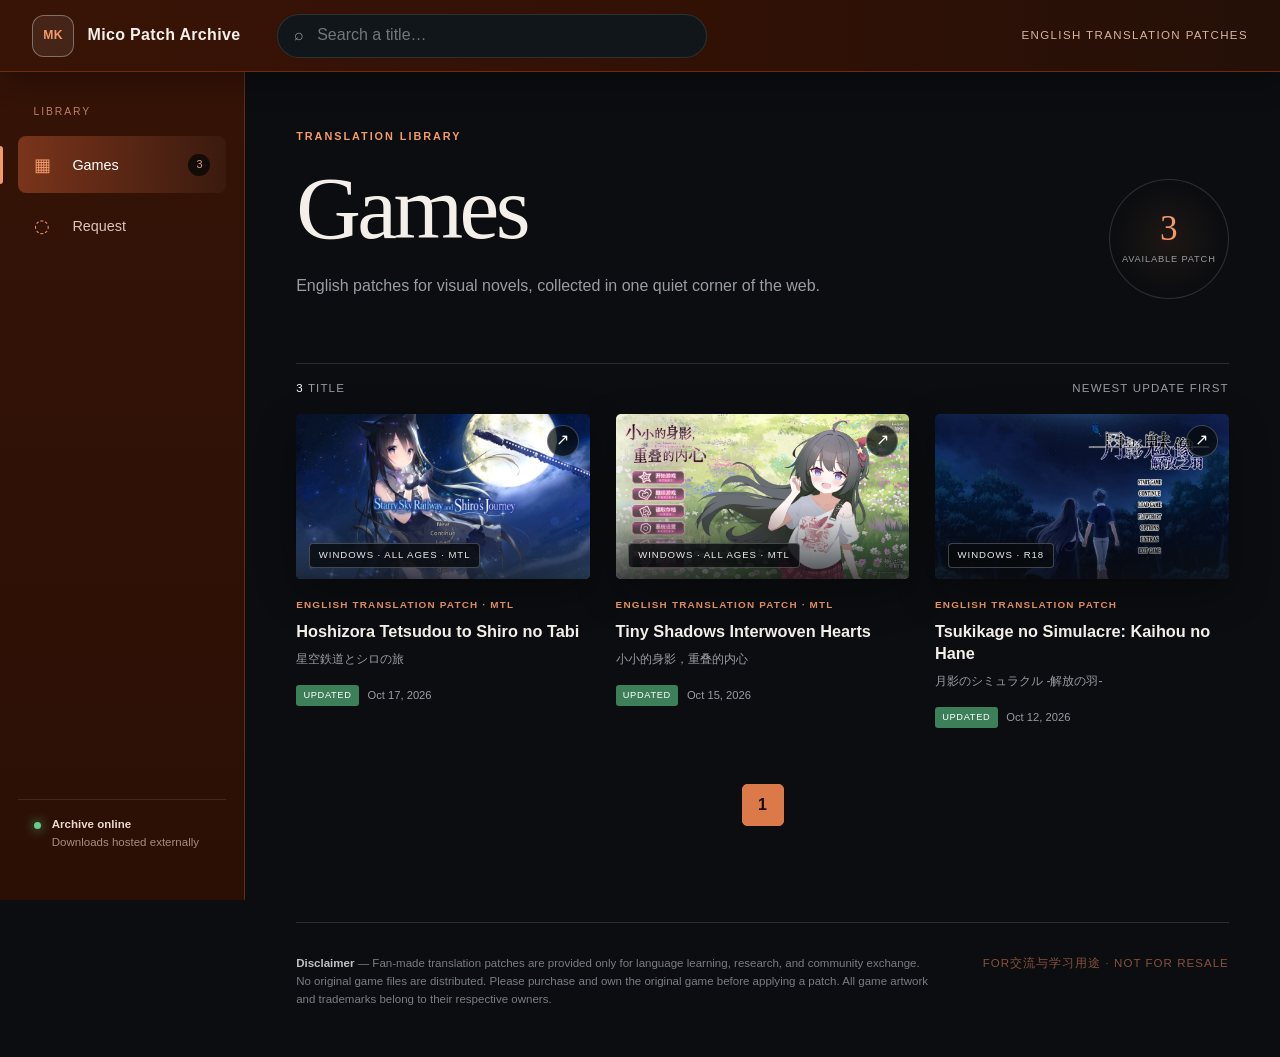
<file: index.html>
<!doctype html>
<html lang="en">
<head>
  <meta charset="utf-8">
  <meta name="viewport" content="width=device-width, initial-scale=1">
  <meta name="description" content="English visual novel translation patches, downloads, and community requests.">
  <meta name="theme-color" content="#0b0d10">
  <title>Games · Mico Patch Archive</title>
  <link rel="stylesheet" href="styles.css?v=20261017a">
  <script src="games.js?v=20261017a" defer></script>
  <script src="app.js?v=20261017a" defer></script>
</head>
<body data-page="games">
  <a class="skip-link" href="#main">Skip to content</a>
  <header class="topbar">
    <a class="wordmark" href="index.html" aria-label="Mico Patch Archive home"><span>MK</span><strong>Mico Patch Archive</strong></a>
    <label class="search-box">
      <span aria-hidden="true">⌕</span>
      <input type="search" data-game-search placeholder="Search a title…" autocomplete="off">
    </label>
    <div class="topbar-note">English translation patches</div>
  </header>

  <aside class="sidebar" data-sidebar>
    <nav aria-label="Primary navigation">
      <p class="nav-label">Library</p>
      <a class="nav-item active" href="index.html"><span class="nav-icon">▦</span><span>Games</span><span class="nav-count" data-game-count>1</span></a>
      <a class="nav-item" href="request.html"><span class="nav-icon">◌</span><span>Request</span></a>
    </nav>
    <div class="sidebar-foot">
      <span class="status-dot"></span>
      <p><strong>Archive online</strong><br>Downloads hosted externally</p>
    </div>
  </aside>

  <main class="main" id="main">
    <section class="page-intro">
      <div>
        <p class="eyebrow">Translation library</p>
        <h1>Games</h1>
        <p>English patches for visual novels, collected in one quiet corner of the web.</p>
      </div>
      <div class="archive-stamp"><span data-game-count>1</span><small>available patch</small></div>
    </section>

    <div class="catalog-toolbar">
      <p><span data-result-count>1</span> title</p>
      <span class="sort-note">Newest update first</span>
    </div>

    <section class="game-grid" data-game-grid aria-live="polite"></section>
    <div class="empty-state" data-empty hidden>
      <span>⌕</span><h2>No games found</h2><p>Try another title or clear the search.</p>
    </div>
    <nav class="pagination" data-pagination aria-label="Game pages"></nav>

    <footer class="site-footer">
      <p><strong>Disclaimer</strong> — Fan-made translation patches are provided only for language learning, research, and community exchange. No original game files are distributed. Please purchase and own the original game before applying a patch. All game artwork and trademarks belong to their respective owners.</p>
      <span>For交流与学习用途 · Not for resale</span>
    </footer>
  </main>
</body>
</html>
</file>
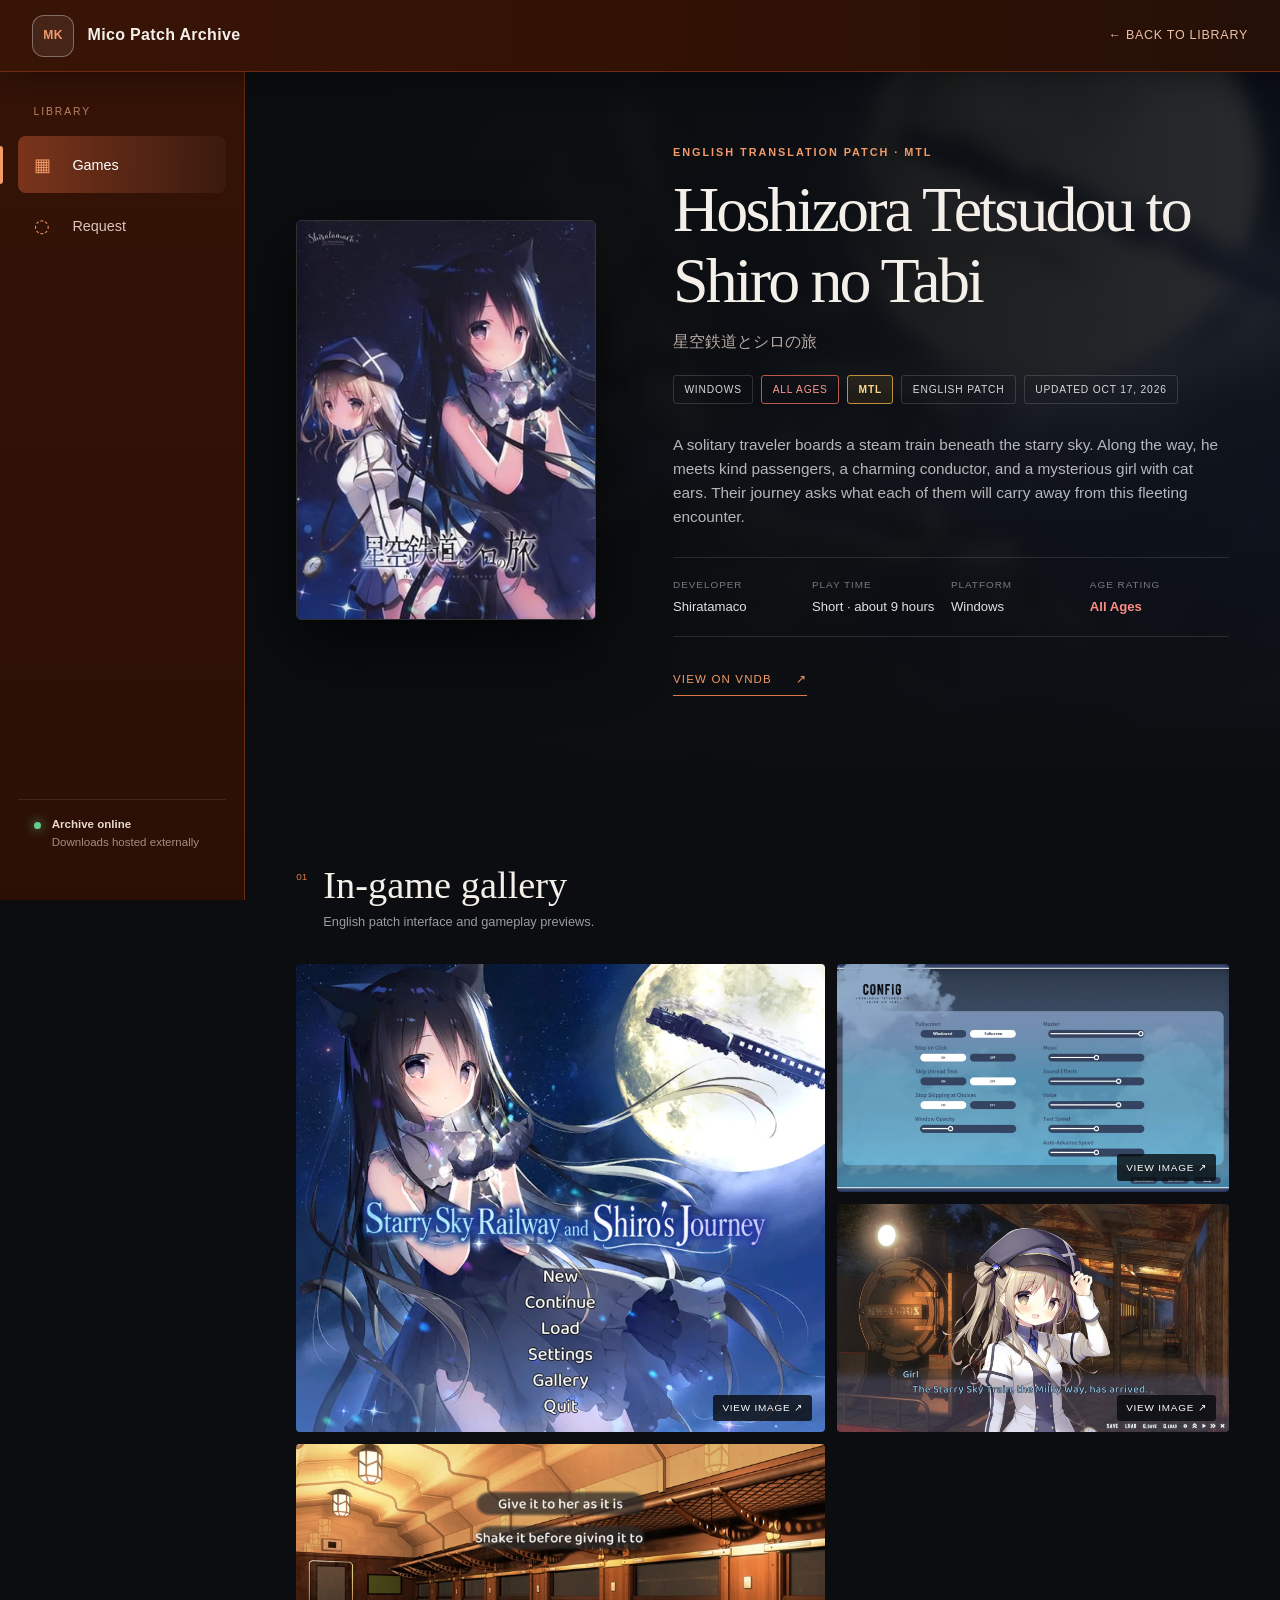
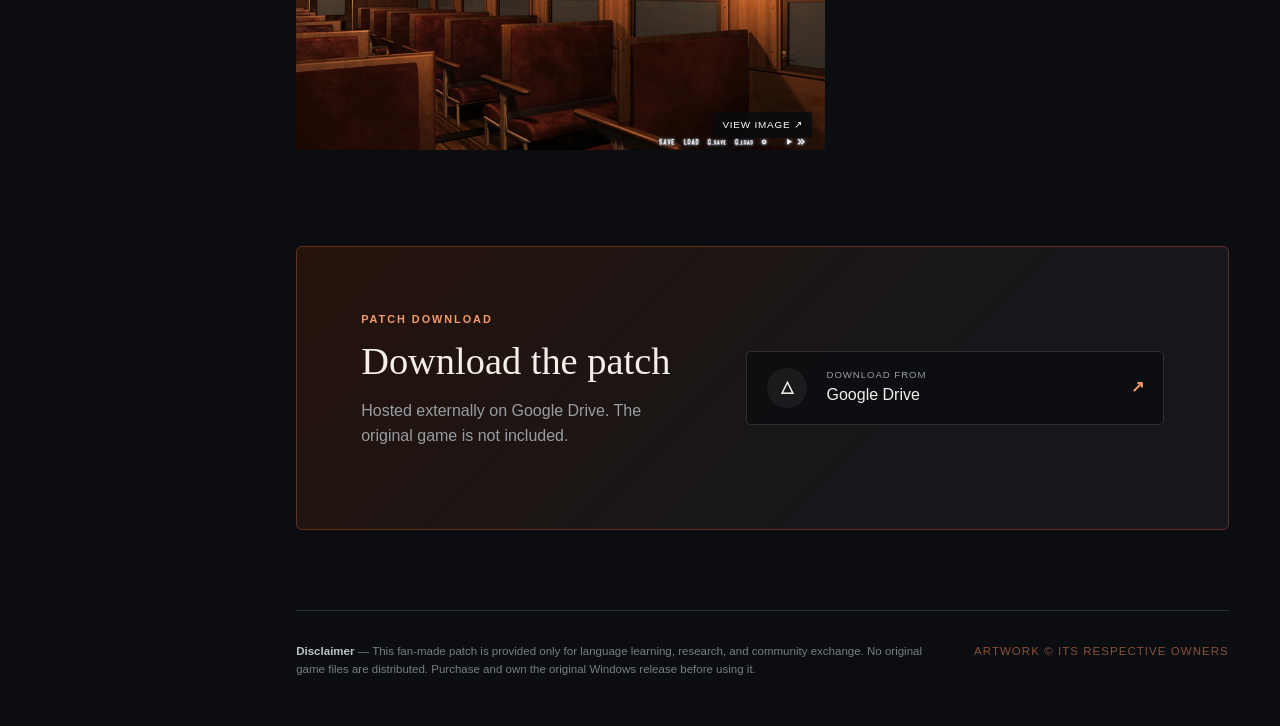
<file: game.html>
<!doctype html>
<html lang="en">
<head>
  <meta charset="utf-8">
  <meta name="viewport" content="width=device-width, initial-scale=1">
  <meta name="description" content="Game details and English translation patch downloads.">
  <meta name="theme-color" content="#0b0d10">
  <title>Game · Mico Patch Archive</title>
  <link rel="stylesheet" href="styles.css?v=20261017a">
  <script src="games.js?v=20261017a" defer></script>
  <script src="app.js?v=20261017a" defer></script>
</head>
<body data-page="detail">
  <a class="skip-link" href="#main">Skip to content</a>
  <header class="topbar">
    <a class="wordmark" href="index.html"><span>MK</span><strong>Mico Patch Archive</strong></a>
    <a class="back-link" href="index.html">← Back to library</a>
  </header>
  <aside class="sidebar" data-sidebar>
    <nav aria-label="Primary navigation">
      <p class="nav-label">Library</p>
      <a class="nav-item active" href="index.html"><span class="nav-icon">▦</span><span>Games</span></a>
      <a class="nav-item" href="request.html"><span class="nav-icon">◌</span><span>Request</span></a>
    </nav>
    <div class="sidebar-foot"><span class="status-dot"></span><p><strong>Archive online</strong><br>Downloads hosted externally</p></div>
  </aside>
  <main class="main detail-main" id="main" data-game-detail></main>
  <div class="lightbox" data-lightbox hidden role="dialog" aria-modal="true" aria-label="Screenshot preview">
    <button type="button" data-lightbox-close aria-label="Close preview">×</button>
    <img data-lightbox-image alt="Expanded game screenshot">
  </div>
</body>
</html>
</file>
<file: styles.css>
:root {
  --bg: #0b0d10;
  --panel: #111419;
  --panel-2: #171b20;
  --sidebar: #351307;
  --sidebar-soft: #491b0b;
  --accent: #dc7949;
  --accent-bright: #f39a69;
  --blue: #5cb8ff;
  --text: #f4efe9;
  --muted: #989da3;
  --line: #292e34;
  --good: #5fb681;
  --danger: #e16a62;
  --sidebar-width: 245px;
  --topbar-height: 72px;
  --content: 1240px;
}

* { box-sizing: border-box; }
html { scroll-behavior: smooth; }
body { margin: 0; background: var(--bg); color: var(--text); font-family: "Segoe UI", Arial, sans-serif; line-height: 1.55; }
body.no-scroll { overflow: hidden; }
a { color: inherit; }
button, input { font: inherit; }
button, a { -webkit-tap-highlight-color: transparent; }
.skip-link { position: fixed; z-index: 100; left: 1rem; top: -5rem; padding: .7rem 1rem; background: white; color: #111; }
.skip-link:focus { top: 1rem; }

.topbar { position: fixed; z-index: 30; inset: 0 0 auto 0; height: var(--topbar-height); display: flex; align-items: center; gap: 2rem; padding: 0 2rem; background: linear-gradient(90deg, #381406, #321105 55%, #241007); border-bottom: 1px solid #6f2a11; box-shadow: 0 8px 30px #0005; }
.wordmark { display: inline-flex; align-items: center; gap: .85rem; min-width: calc(var(--sidebar-width) - 2rem); text-decoration: none; letter-spacing: .02em; }
.wordmark span { width: 42px; height: 42px; display: grid; place-items: center; border: 1px solid #ffffff55; border-radius: 12px; background: #ffffff13; color: var(--accent-bright); font-weight: 800; font-size: .76rem; }
.wordmark strong { font-weight: 600; }
.search-box { width: min(430px, 42vw); height: 44px; display: flex; align-items: center; gap: .7rem; padding: 0 1rem; background: #11161a; border: 1px solid #ffffff1d; border-radius: 24px; color: var(--muted); }
.search-box:focus-within { border-color: var(--accent); box-shadow: 0 0 0 3px #dc794922; }
.search-box input { width: 100%; border: 0; outline: 0; background: transparent; color: white; }
.search-box input::placeholder { color: #70777d; }
.topbar-note { margin-left: auto; color: #d7b4a3; font-size: .72rem; text-transform: uppercase; letter-spacing: .12em; }
.back-link { margin-left: auto; color: #efc0a8; text-decoration: none; font-size: .78rem; letter-spacing: .06em; text-transform: uppercase; }

.sidebar { position: fixed; z-index: 25; top: var(--topbar-height); bottom: 0; left: 0; width: var(--sidebar-width); display: flex; flex-direction: column; padding: 2rem 1.1rem; background: linear-gradient(180deg, var(--sidebar), #2b0f05); border-right: 1px solid #6b2a12; }
.nav-label { margin: 0 1rem 1rem; color: #bd8266; font-size: .65rem; text-transform: uppercase; letter-spacing: .18em; }
.nav-item { position: relative; display: grid; grid-template-columns: 30px 1fr auto; align-items: center; gap: .55rem; margin: .25rem 0; padding: .9rem 1rem; border-radius: 8px; color: #ddc5ba; text-decoration: none; font-size: .9rem; }
.nav-item:hover { background: #ffffff0d; color: white; }
.nav-item.active { color: white; background: linear-gradient(90deg, #9d4525aa, #ffffff08); }
.nav-item.active::before { content: ""; position: absolute; left: -1.1rem; top: 17%; bottom: 17%; width: 3px; background: var(--accent-bright); border-radius: 0 4px 4px 0; }
.nav-icon { color: var(--accent-bright); font-size: 1.15rem; }
.nav-count { min-width: 22px; height: 22px; display: grid; place-items: center; border-radius: 20px; background: #120b08; color: #df9f80; font-size: .68rem; }
.sidebar-foot { margin-top: auto; display: flex; gap: .7rem; align-items: flex-start; padding: 1rem; border-top: 1px solid #ffffff18; color: #a88c80; font-size: .72rem; }
.sidebar-foot p { margin: 0; }
.sidebar-foot strong { color: #ead7ce; font-weight: 600; }
.status-dot { flex: 0 0 auto; width: 7px; height: 7px; margin-top: .35rem; border-radius: 50%; background: #65cc8c; box-shadow: 0 0 12px #65cc8c; }

.main { min-height: 100vh; margin-left: var(--sidebar-width); padding: calc(var(--topbar-height) + 3.5rem) clamp(1.5rem, 4vw, 4rem) 3rem; }
.main > * { max-width: var(--content); margin-left: auto; margin-right: auto; }
.page-intro { display: flex; justify-content: space-between; align-items: end; gap: 3rem; margin-bottom: 4rem; }
.page-intro.compact { margin-bottom: 2.5rem; }
.eyebrow { margin: 0 0 .8rem; color: var(--accent-bright); font-size: .68rem; font-weight: 700; text-transform: uppercase; letter-spacing: .18em; }
h1, h2, h3, p { overflow-wrap: anywhere; }
h1, h2, h3 { margin-top: 0; line-height: 1.12; }
.page-intro h1 { margin: 0; font-family: Georgia, "Times New Roman", serif; font-size: clamp(3rem, 7vw, 6rem); font-weight: 500; letter-spacing: -.04em; }
.page-intro p:last-child { max-width: 650px; margin: 1rem 0 0; color: var(--muted); }
.archive-stamp { flex: 0 0 120px; height: 120px; display: grid; place-content: center; text-align: center; border: 1px solid #ffffff24; border-radius: 50%; background: radial-gradient(circle, #dc794918, transparent 70%); }
.archive-stamp span { font-family: Georgia, serif; color: var(--accent-bright); font-size: 2.2rem; line-height: 1; }
.archive-stamp small { display: block; margin-top: .4rem; color: var(--muted); font-size: .58rem; text-transform: uppercase; letter-spacing: .09em; }
.catalog-toolbar { display: flex; justify-content: space-between; align-items: center; padding: 1rem 0; border-top: 1px solid var(--line); color: var(--muted); font-size: .72rem; text-transform: uppercase; letter-spacing: .1em; }
.catalog-toolbar p { margin: 0; }
.catalog-toolbar p span { color: white; }

.game-grid { display: grid; grid-template-columns: repeat(3, minmax(0, 1fr)); gap: 2.6rem 1.6rem; }
.game-card { min-width: 0; }
.card-image { position: relative; aspect-ratio: 16 / 9; display: block; overflow: hidden; border-radius: 5px; background: var(--panel); box-shadow: 0 14px 40px #0005; }
.card-image::after { content: ""; position: absolute; inset: 0; background: linear-gradient(0deg, #0b0d10bb, transparent 45%); }
.card-image img { width: 100%; height: 100%; object-fit: cover; transition: transform .45s ease, filter .45s ease; }
.game-card:hover .card-image img { transform: scale(1.035); filter: brightness(1.08); }
.card-platform { position: absolute; z-index: 2; left: .8rem; bottom: .7rem; padding: .25rem .55rem; border: 1px solid #ffffff3b; border-radius: 4px; background: #080b0dcc; color: #e9e9e9; font-size: .6rem; text-transform: uppercase; letter-spacing: .1em; }
.card-arrow { position: absolute; z-index: 2; top: .7rem; right: .7rem; width: 32px; height: 32px; display: grid; place-items: center; border: 1px solid #ffffff3b; border-radius: 50%; background: #080b0dbb; color: white; }
.card-copy { padding-top: 1.15rem; }
.card-kicker { margin: 0 0 .45rem; color: var(--accent-bright); font-size: .62rem; font-weight: 700; text-transform: uppercase; letter-spacing: .12em; }
.game-card h2 { margin: 0; font-size: 1.02rem; line-height: 1.35; }
.game-card h2 a { text-decoration: none; }
.game-card h2 a:hover { color: var(--accent-bright); }
.jp-title { margin: .5rem 0 1rem; color: var(--muted); font-size: .76rem; white-space: nowrap; overflow: hidden; text-overflow: ellipsis; }
.card-meta { display: flex; align-items: center; gap: .55rem; color: var(--muted); font-size: .7rem; }
.update-badge { padding: .22rem .45rem; border-radius: 3px; background: #3c7f58; color: white; font-size: .58rem; text-transform: uppercase; letter-spacing: .07em; }
.empty-state, .board-empty { padding: 5rem 2rem; text-align: center; border: 1px dashed var(--line); color: var(--muted); }
.empty-state span, .board-empty span { color: var(--accent); font-size: 2rem; }
.empty-state h2, .board-empty h3 { margin: .7rem 0 .3rem; color: var(--text); }
.empty-state p, .board-empty p { margin: 0; }
.pagination { display: flex; justify-content: center; gap: .5rem; margin-top: 3.5rem; }
.pagination button { width: 42px; height: 42px; border: 1px solid var(--line); border-radius: 5px; background: var(--panel); color: var(--muted); cursor: pointer; }
.pagination button.active { background: var(--accent); border-color: var(--accent); color: #1b0c06; font-weight: 800; }
.request-pagination { margin-top: 1.5rem; flex-wrap: wrap; }
.request-pagination[hidden] { display: none; }
.request-pagination button:disabled { opacity: .4; cursor: not-allowed; }

.site-footer { display: flex; justify-content: space-between; gap: 3rem; margin-top: 6rem; padding: 2rem 0 0; border-top: 1px solid var(--line); color: #787e84; font-size: .72rem; }
.site-footer p { max-width: 800px; margin: 0; }
.site-footer strong { color: #bfc3c6; }
.site-footer > span { flex: 0 0 auto; color: #87513a; text-transform: uppercase; letter-spacing: .09em; }

.detail-main { padding: var(--topbar-height) 0 0; }
.detail-main > * { max-width: none; }
.detail-hero { position: relative; min-height: 640px; overflow: hidden; }
.detail-backdrop, .detail-overlay { position: absolute; inset: 0; }
.detail-backdrop { background-position: center; background-size: cover; filter: blur(8px) saturate(.75); transform: scale(1.04); opacity: .36; }
.detail-overlay { background: linear-gradient(90deg, #0b0d10 4%, #0b0d10e9 42%, #0b0d10a8), linear-gradient(0deg, var(--bg), transparent 40%); }
.detail-content { position: relative; z-index: 2; width: min(var(--content), calc(100% - 8vw)); min-height: 640px; margin: auto; padding: 4.5rem 0; display: grid; grid-template-columns: minmax(220px, 300px) minmax(0, 750px); gap: clamp(2.5rem, 6vw, 6rem); align-items: center; }
.game-cover { width: 100%; max-height: 440px; object-fit: cover; border-radius: 5px; border: 1px solid #ffffff26; box-shadow: 0 25px 70px #000b; }
.detail-copy h1 { max-width: 800px; margin: 0; font-family: Georgia, "Times New Roman", serif; font-size: clamp(2.6rem, 5vw, 5.2rem); font-weight: 500; letter-spacing: -.045em; }
.detail-jp { margin: .8rem 0 1.3rem; color: #b6a9a3; }
.detail-tags { display: flex; flex-wrap: wrap; gap: .5rem; }
.detail-tags span { padding: .35rem .65rem; border: 1px solid #ffffff25; border-radius: 3px; color: #d8d9da; font-size: .64rem; text-transform: uppercase; letter-spacing: .08em; }
.detail-description { max-width: 730px; margin: 1.8rem 0; color: #b4b7bb; font-size: .96rem; }
.game-facts { display: grid; grid-template-columns: repeat(4, 1fr); margin: 1.8rem 0; padding: 1.2rem 0; border-top: 1px solid #ffffff1e; border-bottom: 1px solid #ffffff1e; }
.game-facts div { padding-right: 1rem; }
.game-facts dt { color: #757b81; font-size: .62rem; text-transform: uppercase; letter-spacing: .1em; }
.game-facts dd { margin: .25rem 0 0; color: #e1e1df; font-size: .82rem; }
.rating-tag { border-color: #ba554d !important; color: #ff9a91 !important; }
.translation-tag { border-color: #c18f3b !important; background: #c18f3b1c; color: #ffd88c !important; font-weight: 800; }
.rating-value { color: #ff8c83 !important; font-weight: 750; }
.vndb-link { display: inline-flex; gap: 1.5rem; align-items: center; padding-bottom: .35rem; border-bottom: 1px solid var(--accent); color: var(--accent-bright); text-decoration: none; font-size: .72rem; text-transform: uppercase; letter-spacing: .1em; }
.detail-section, .download-section, .detail-footer { width: min(var(--content), calc(100% - 8vw)); margin-left: auto; margin-right: auto; }
.detail-section { padding: 6rem 0; }
.section-title { display: flex; align-items: start; gap: 1rem; margin-bottom: 2rem; }
.section-title > span { padding-top: .35rem; color: var(--accent); font-size: .62rem; }
.section-title h2 { margin: 0; font-family: Georgia, serif; font-size: clamp(1.8rem, 3vw, 3rem); font-weight: 500; }
.section-title p { margin: .35rem 0 0; color: var(--muted); font-size: .8rem; }
.screenshot-grid { display: grid; grid-template-columns: 1.35fr 1fr; grid-template-rows: 1fr 1fr; gap: .75rem; }
.screenshot-grid button { position: relative; min-height: 220px; padding: 0; overflow: hidden; border: 0; border-radius: 4px; background: var(--panel); cursor: zoom-in; }
.screenshot-grid button:first-child { grid-row: 1 / 3; }
.screenshot-grid img { width: 100%; height: 100%; object-fit: cover; transition: transform .35s; }
.screenshot-grid button:hover img { transform: scale(1.025); }
.screenshot-grid button span { position: absolute; right: .8rem; bottom: .7rem; padding: .35rem .6rem; border-radius: 3px; background: #080b0dcc; color: white; font-size: .62rem; text-transform: uppercase; letter-spacing: .08em; }
.download-section { display: grid; grid-template-columns: 1fr 1.3fr; gap: 4rem; align-items: center; padding: 4rem; background: linear-gradient(135deg, #26120b, #16171a 65%); border: 1px solid #62301d; border-radius: 6px; }
.download-section h2 { margin: 0; font-family: Georgia, serif; font-size: clamp(2rem, 3vw, 3.4rem); font-weight: 500; }
.download-section p:last-child { color: var(--muted); }
.download-buttons { display: grid; gap: .8rem; }
.download-button { display: grid; grid-template-columns: 44px 1fr auto; align-items: center; gap: 1rem; padding: 1rem 1.2rem; border: 1px solid #ffffff22; border-radius: 5px; background: #0b0d10bf; text-decoration: none; transition: transform .2s, border-color .2s; }
.download-button:hover { transform: translateY(-2px); border-color: var(--accent); }
.download-logo { width: 40px; height: 40px; display: grid; place-items: center; border-radius: 50%; background: #ffffff0e; font-weight: 800; }
.download-button small { display: block; color: var(--muted); font-size: .6rem; text-transform: uppercase; letter-spacing: .1em; }
.download-button b { color: var(--accent-bright); }
.detail-footer { margin-top: 5rem; margin-bottom: 3rem; }
.lightbox[hidden] { display: none; }
.lightbox { position: fixed; z-index: 100; inset: 0; display: grid; place-items: center; padding: 3rem; background: #000e; }
.lightbox img { max-width: min(95vw, 1500px); max-height: 88vh; border: 1px solid #ffffff31; box-shadow: 0 25px 80px #000; }
.lightbox button { position: absolute; top: 1.2rem; right: 1.5rem; width: 42px; height: 42px; border: 1px solid #ffffff55; border-radius: 50%; background: #111b; color: white; font-size: 1.5rem; cursor: pointer; }

.request-main { max-width: 1500px; }
.request-layout { display: grid; grid-template-columns: minmax(340px, .8fr) minmax(420px, 1.2fr); gap: 1.5rem; align-items: start; }
.request-panel, .request-board { padding: 2rem; border: 1px solid var(--line); border-radius: 6px; background: var(--panel); }
.request-form { display: grid; gap: 1.2rem; }
.request-form label { display: grid; gap: .5rem; color: #d7d8d9; font-size: .78rem; }
.request-form label > span { display: inline; color: var(--accent-bright); }
.request-form input { width: 100%; padding: .9rem 1rem; border: 1px solid #333941; border-radius: 4px; outline: 0; background: #0b0e12; color: white; }
.request-form input:focus { border-color: var(--accent); box-shadow: 0 0 0 3px #dc794918; }
.request-form input::placeholder { color: #666c72; }
.honeypot { position: absolute !important; left: -10000px; width: 1px; height: 1px; overflow: hidden; }
.form-notice { margin: 0; padding: .8rem; border-left: 2px solid #805038; background: #ffffff05; color: var(--muted); font-size: .7rem; }
.primary-button { display: flex; justify-content: space-between; align-items: center; padding: .9rem 1.1rem; border: 0; border-radius: 4px; background: var(--accent); color: #251008; font-weight: 700; cursor: pointer; }
.primary-button:disabled { opacity: .55; cursor: wait; }
.form-message { min-height: 1.2rem; margin: 0; font-size: .72rem; }
.form-message.success { color: var(--good); }
.form-message.error { color: var(--danger); }
.status-tabs { display: grid; grid-template-columns: repeat(3, minmax(0, 1fr)); gap: .6rem; margin-bottom: 1rem; }
.status-tabs button { padding: .8rem; border: 1px solid var(--line); border-radius: 4px; background: #0d1014; color: var(--muted); cursor: pointer; }
.status-tabs button.active { border-color: #9a4d2d; background: #5b2514; color: white; }
.status-tabs b { display: inline-grid; min-width: 22px; height: 22px; margin-left: .35rem; place-items: center; border-radius: 15px; background: #0005; font-size: .65rem; }
.request-list { min-height: 320px; }
.request-item { padding: 1.1rem .2rem; border-bottom: 1px solid var(--line); }
.request-item-head { display: flex; justify-content: space-between; align-items: center; gap: 1.5rem; }
.request-item a { color: var(--blue); text-decoration: none; font-weight: 650; }
.request-item p { margin: .35rem 0 0; color: var(--muted); font-size: .68rem; }
.request-item p span { color: #9abfda; }
.status-pill { flex: 0 0 auto; padding: .35rem .7rem; border-radius: 20px; font-size: .58rem; font-weight: 800; text-transform: uppercase; letter-spacing: .08em; }
.status-pill.list { background: #5f4b2638; color: #d6bb7a; }
.status-pill.in_progress { background: #36618047; color: #99c9ed; }
.status-pill.done { background: #2f7d5438; color: #7fd6a5; }
.request-progress { margin-top: 1.1rem; }
.progress-label { display: flex; justify-content: space-between; gap: 1rem; margin-bottom: .55rem; color: #d7d8d9; font-size: .72rem; }
.progress-label span { color: #99c9ed; font-weight: 750; }
.progress-track { height: 8px; overflow: hidden; border-radius: 8px; background: #28323d; }
.progress-track > span { display: block; height: 100%; border-radius: inherit; background: linear-gradient(90deg, #5789ae, #a6d5f4); }
.progress-details { margin-top: 1rem; padding: .8rem 1rem; border: 1px solid var(--line); border-radius: 4px; background: #11171d; }
.progress-details summary { cursor: pointer; color: #c8d9e7; font-size: .72rem; font-weight: 700; }
.progress-details summary::marker { color: #99c9ed; }
.progress-details ol { display: grid; gap: .75rem; margin: 1rem 0 0; padding-left: 1.2rem; color: #c0c7cd; font-size: .72rem; line-height: 1.6; }
.progress-details li::marker { color: #99c9ed; }
.loading-line { padding: 4rem 0; color: var(--muted); text-align: center; }
.board-empty { padding: 4rem 1rem; border: 0; }

.not-found { padding: 9rem 4vw; text-align: center; }
.not-found a { color: var(--accent); }

@media (max-width: 1050px) {
  .game-grid { grid-template-columns: repeat(2, minmax(0, 1fr)); }
  .detail-content { grid-template-columns: 240px 1fr; }
  .request-layout { grid-template-columns: 1fr; }
}

@media (max-width: 760px) {
  :root { --topbar-height: 64px; }
  .topbar { padding: 0 1rem; gap: .8rem; }
  .wordmark { min-width: auto; }
  .wordmark strong { display: none; }
  .search-box { flex: 1; width: auto; }
  .topbar-note { display: none; }
  .sidebar { width: 92px; padding: 1.1rem .45rem; }
  .sidebar .nav-label, .sidebar-foot { display: none; }
  .nav-item { grid-template-columns: 1fr; justify-items: center; gap: .15rem; padding: .75rem .3rem; text-align: center; font-size: .68rem; }
  .nav-item.active::before { left: -.45rem; }
  .nav-icon { font-size: 1.2rem; }
  .nav-count { position: absolute; top: .35rem; right: .5rem; min-width: 18px; height: 18px; font-size: .55rem; }
  .main { margin-left: 92px; padding: calc(var(--topbar-height) + 2.5rem) 1.2rem 2rem; }
  .page-intro { align-items: start; margin-bottom: 2.5rem; }
  .archive-stamp { width: 86px; height: 86px; flex-basis: 86px; }
  .archive-stamp span { font-size: 1.6rem; }
  .game-grid { grid-template-columns: 1fr; }
  .site-footer { display: block; }
  .site-footer > span { display: block; margin-top: 1rem; }
  .detail-main { margin-left: 92px; padding: var(--topbar-height) 0 0; }
  .detail-content { grid-template-columns: 100px 1fr; gap: 1.5rem; width: calc(100% - 2.4rem); min-height: 540px; padding: 3rem 0; align-items: start; }
  .detail-copy h1 { font-size: clamp(2rem, 9vw, 3rem); }
  .detail-description { grid-column: 1 / -1; }
  .game-facts { grid-template-columns: 1fr; gap: 1rem; }
  .screenshot-grid { grid-template-columns: 1fr; grid-template-rows: auto; }
  .screenshot-grid button:first-child { grid-row: auto; }
  .screenshot-grid button { min-height: 190px; }
  .download-section { grid-template-columns: 1fr; gap: 2rem; width: calc(100% - 2.4rem); padding: 2rem 1.3rem; }
  .detail-section, .detail-footer { width: calc(100% - 2.4rem); }
  .request-panel, .request-board { padding: 1.2rem; }
  .lightbox { padding: 1rem; }
}

@media (max-width: 440px) {
  .status-tabs { gap: .35rem; }
  .status-tabs button { padding: .7rem .2rem; font-size: .68rem; }
  .page-intro { display: block; }
  .archive-stamp { margin-top: 1.5rem; }
  .detail-content { grid-template-columns: 88px 1fr; }
  .detail-tags { grid-column: 1 / -1; }
  .game-cover { position: sticky; top: calc(var(--topbar-height) + 1rem); }
}

@media (prefers-reduced-motion: reduce) {
  html { scroll-behavior: auto; }
  *, *::before, *::after { transition-duration: .01ms !important; animation-duration: .01ms !important; }
}
</file>
